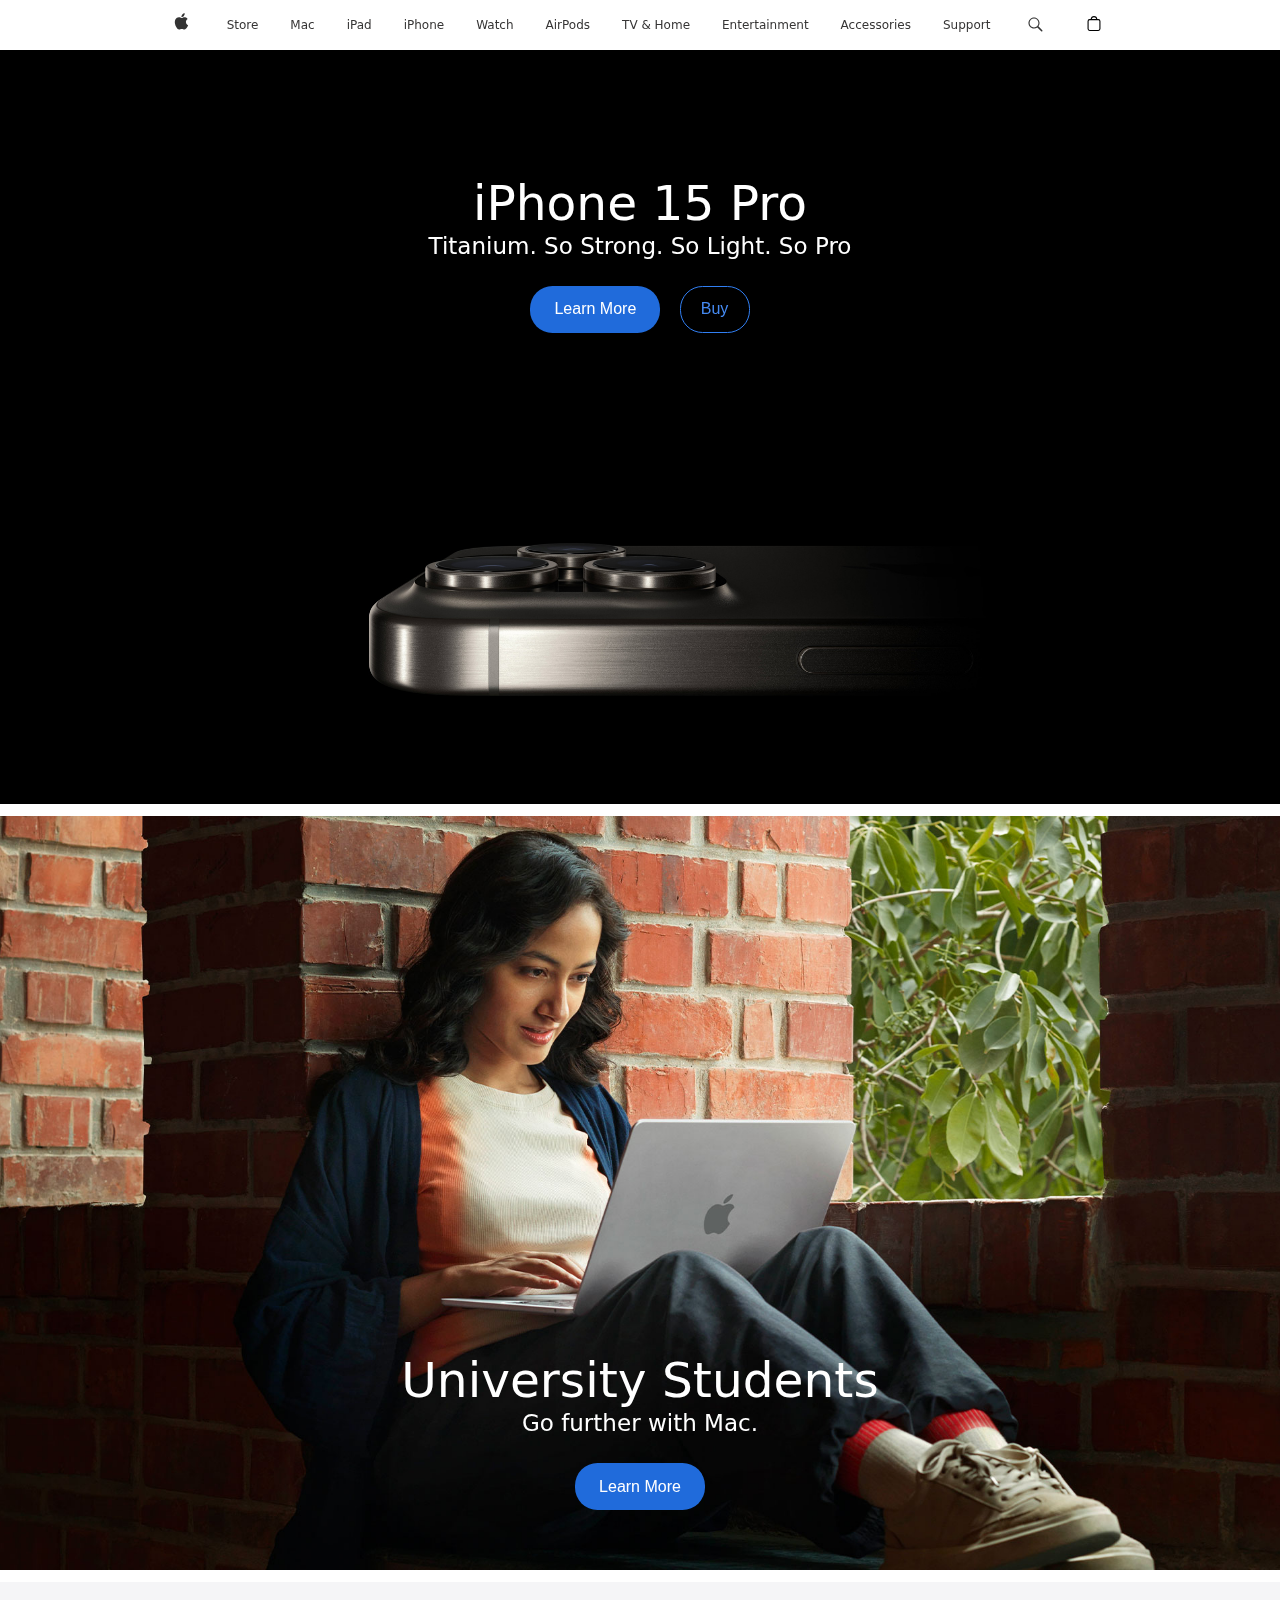
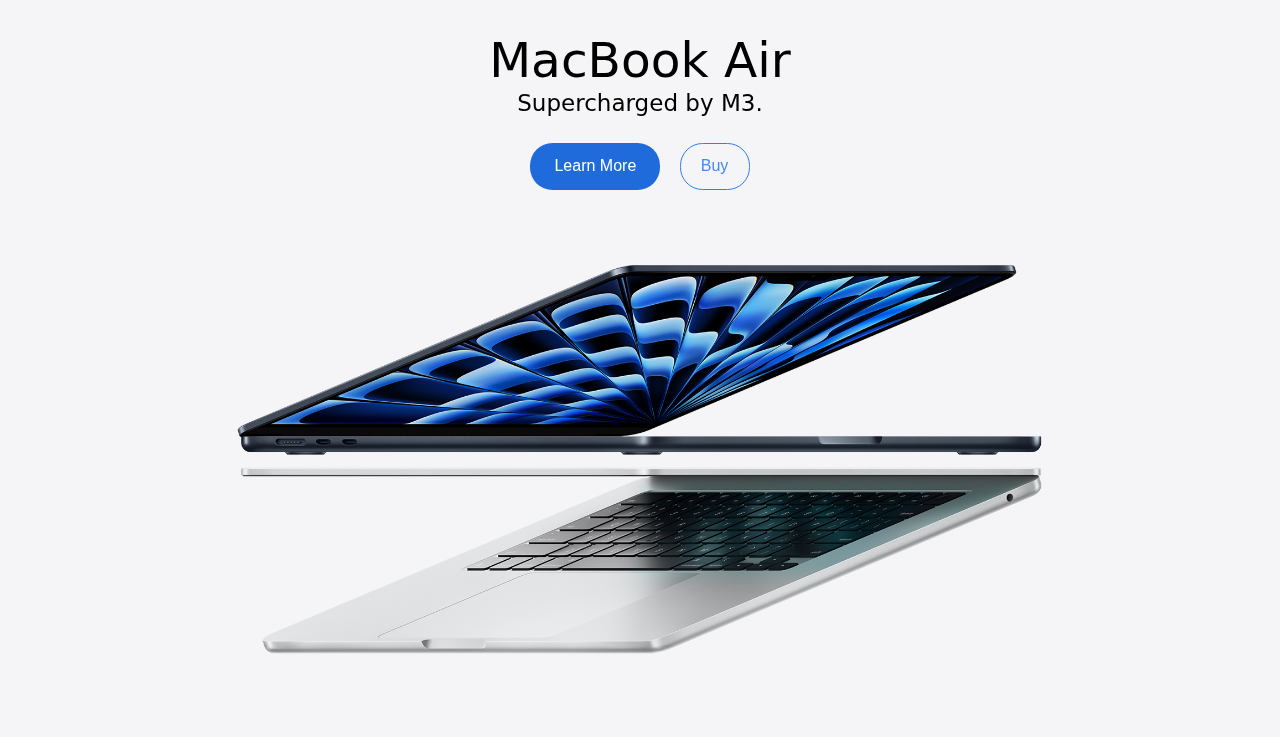
<file: Apple/index.html>
<!DOCTYPE html>
<html>
<head>
    <meta charset="UTF-8">
    <meta name="viewport" content="width=device-width, initial-scale=1.0">
    <title>My Page</title>
    <link rel="stylesheet" href="styles.css">
</head>
<body>
    <div id="main">
        <nav>
            <a href="http://127.0.0.1:5500/index.html"><svg xmlns="http://www.w3.org/2000/svg" viewBox="0 0 30 28" height="44" width="22" fill="rgba(0,0,0,0.8)"><path d="M11.6734 7.22198C10.7974 7.22198 9.44138 6.22598 8.01338 6.26198C6.12938 6.28598 4.40138 7.35397 3.42938 9.04597C1.47338 12.442 2.92538 17.458 4.83338 20.218C5.76938 21.562 6.87338 23.074 8.33738 23.026C9.74138 22.966 10.2694 22.114 11.9734 22.114C13.6654 22.114 14.1454 23.026 15.6334 22.99C17.1454 22.966 18.1054 21.622 19.0294 20.266C20.0974 18.706 20.5414 17.194 20.5654 17.11C20.5294 17.098 17.6254 15.982 17.5894 12.622C17.5654 9.81397 19.8814 8.46998 19.9894 8.40998C18.6694 6.47798 16.6414 6.26198 15.9334 6.21398C14.0854 6.06998 12.5374 7.22198 11.6734 7.22198ZM14.7934 4.38998C15.5734 3.45398 16.0894 2.14598 15.9454 0.849976C14.8294 0.897976 13.4854 1.59398 12.6814 2.52998C11.9614 3.35798 11.3374 4.68998 11.5054 5.96198C12.7414 6.05798 14.0134 5.32598 14.7934 4.38998Z"></path></svg></a>
            <a href="">Store</a>
            <a href="">Mac</a>
            <a href="">iPad</a>
            <a href="">iPhone</a>
            <a href="">Watch</a>
            <a href="">AirPods</a>
            <a href="">TV & Home</a>
            <a href="">Entertainment</a>
            <a href="">Accessories</a>
            <a href="">Support</a>
            <button><svg xmlns="http://www.w3.org/2000/svg" viewBox="0 0 15 40" height="40" width="15px" fill="rgba(0,0,0,0.8)"><path d="M14.298,27.202l-3.87-3.87c0.701-0.929,1.122-2.081,1.122-3.332c0-3.06-2.489-5.55-5.55-5.55c-3.06,0-5.55,2.49-5.55,5.55 c0,3.061,2.49,5.55,5.55,5.55c1.251,0,2.403-0.421,3.332-1.122l3.87,3.87c0.151,0.151,0.35,0.228,0.548,0.228 s0.396-0.076,0.548-0.228C14.601,27.995,14.601,27.505,14.298,27.202z M1.55,20c0-2.454,1.997-4.45,4.45-4.45 c2.454,0,4.45,1.997,4.45,4.45S8.454,24.45,6,24.45C3.546,24.45,1.55,22.454,1.55,20z"></path></svg></button>
            <button><svg height="40" viewBox="0 0 14 40" width="14" xmlns="http://www.w3.org/2000/svg"><path d="m11.3535 16.0283h-1.0205a3.4229 3.4229 0 0 0 -3.333-2.9648 3.4229 3.4229 0 0 0 -3.333 2.9648h-1.02a2.1184 2.1184 0 0 0 -2.117 2.1162v7.7155a2.1186 2.1186 0 0 0 2.1162 2.1167h8.707a2.1186 2.1186 0 0 0 2.1168-2.1167v-7.7155a2.1184 2.1184 0 0 0 -2.1165-2.1162zm-4.3535-1.8652a2.3169 2.3169 0 0 1 2.2222 1.8652h-4.4444a2.3169 2.3169 0 0 1 2.2222-1.8652zm5.37 11.6969a1.0182 1.0182 0 0 1 -1.0166 1.0171h-8.7069a1.0182 1.0182 0 0 1 -1.0165-1.0171v-7.7155a1.0178 1.0178 0 0 1 1.0166-1.0166h8.707a1.0178 1.0178 0 0 1 1.0164 1.0166z"></path></svg></button>
        </nav>
        <div class="column1"  style="margin-top:50px">
            <img src="images/iphone15.jpeg">
            <div class="text-column1">
                <h1>iPhone 15 Pro</h1>
                <p>Titanium. So Strong. So Light. So Pro</p>
                <div class="link">
                    <button class="blue-button">
                        Learn More
                    </button>
                    <button class="white-button">
                        Buy
                    </button>
                </div>
            </div>
        </div>
        <div class="column2">
            <div class="text-column2">
                <h1>University Students</h1>
                <p>Go further with Mac.</p>
                <div class="link">
                    <button class="blue-button">
                        Learn More
                    </button>
                </div>
            </div>
        </div>
    </div>
    <div class="column3" >
        <div class="text-column1" style="color:black; top:5%;">
            <h1>MacBook Air</h1>
            <p>Supercharged by M3.</p>
            <div class="link">
                <button class="blue-button">
                    Learn More
                </button>
                <button class="white-button">
                    Buy
                </button>
            </div>
        </div>
    </div>
    <script src="script.js"></script>
</body>
</html>
</file>
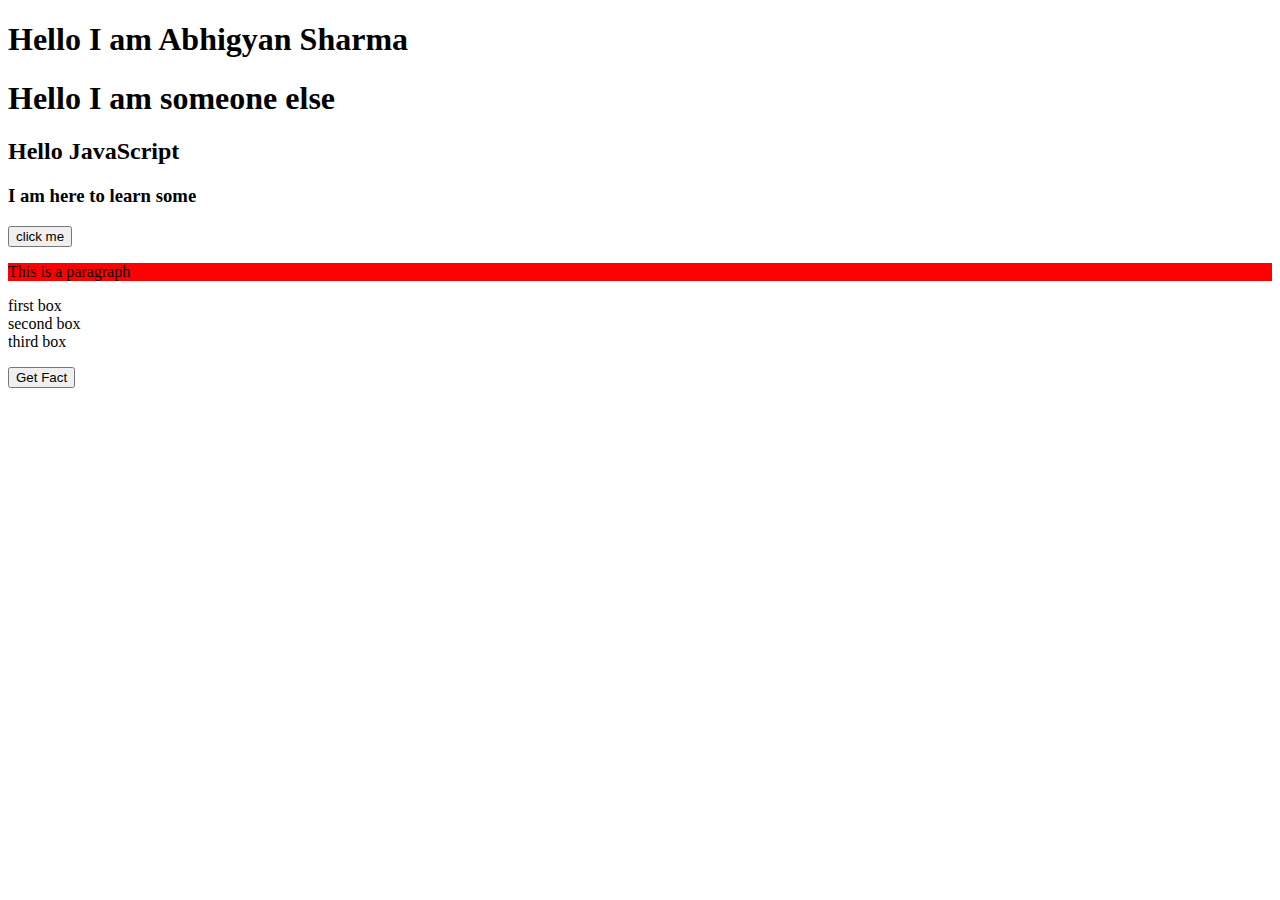
<file: apnaCollege/test.html>
<!DOCTYPE html>
<html lang="en">
<head>
    <meta charset="UTF-8">
    <meta name="viewport" content="width=device-width, initial-scale=1.0">
    <link rel="stylesheet" href="test.css">
    <title>Document</title>
</head>
<body>
   
    <h1 id="abhigyan" class="heading">Hello I am Abhigyan Sharma</h1>
    <h1 id="abhigyan2" class="heading">Hello I am someone else</h1>
    <h2>Hello JavaScript</h2>
    <h3>I am here to learn some</h3>
    <button>click me</button>
    <p class="para">This is a paragraph</p>
    <div class="Box">first box</div>
    <div class="Box">second box</div>
    <div class="Box">third box</div>
    <p class="fact"></p>
    <button id ="btn">Get Fact</button>
    <script src="test.js"></script>
</body>
</html>
</file>
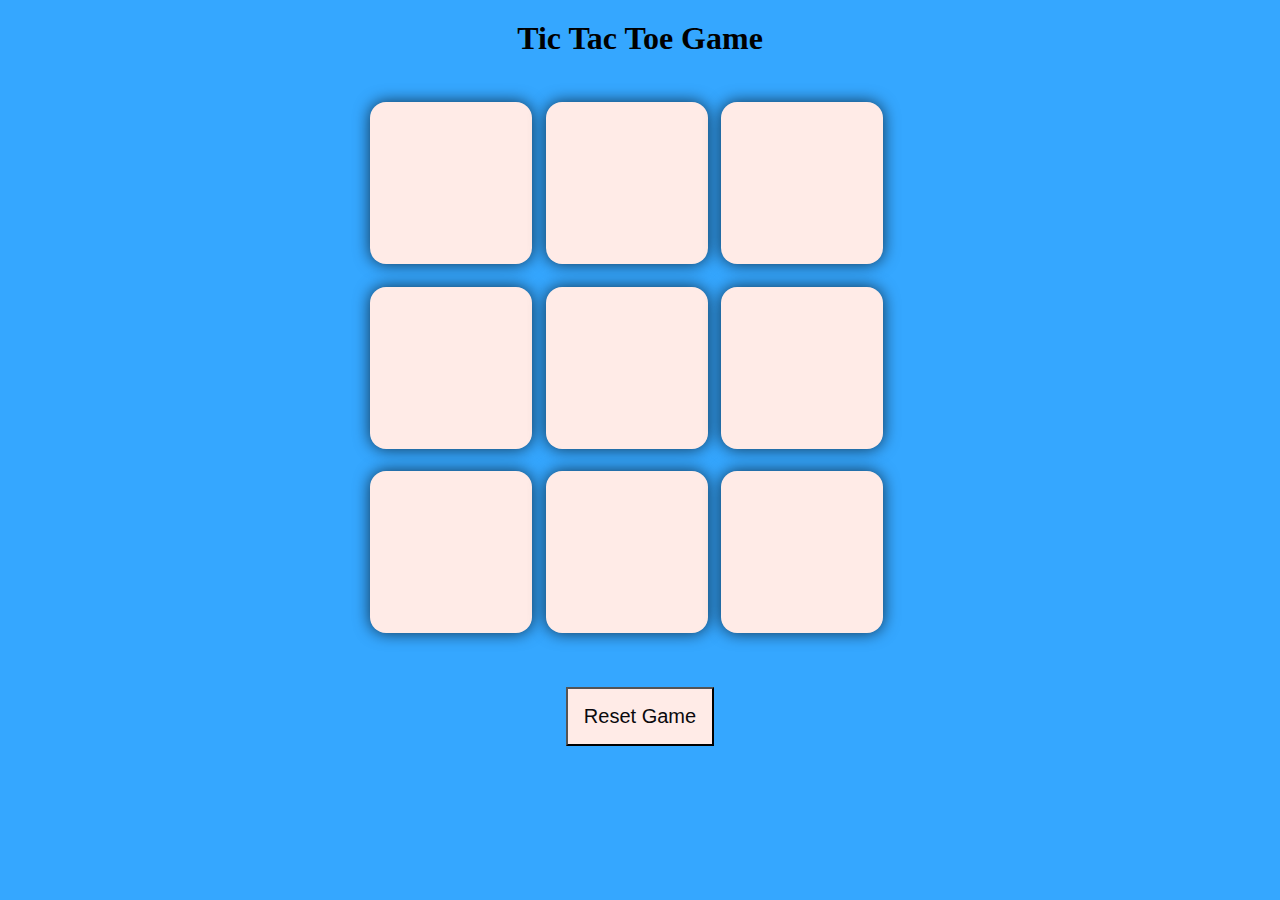
<file: TicTacToe/ttt.html>
<!DOCTYPE html>
<html lang="en">
<head>
    <meta charset="UTF-8">
    <meta name="viewport" content="width=device-width, initial-scale=1.0">
    <title>Tic Tac Toe Game</title>
    <link rel="stylesheet" href="ttt.css"/>

</head>
<body>
    <main>
        <h2 class="winner hide"> Winner </h2>
        <h1 class="heading">Tic Tac Toe Game</h1>
        <div class="container">
            <div class="game">
                <button class="box"></button>
                <button class="box"></button>
                <button class="box"></button>
                <button class="box"></button>
                <button class="box"></button>
                <button class="box"></button>
                <button class="box"></button>
                <button class="box"></button>
                <button class="box"></button>
            </div>
        </div>
        <button class="reset">Reset Game</button>
    </main>
    <script src="ttt.js"></script>
</body>
</html>
</file>
<file: Apple/styles.css>
@font-face {
    font-family: system-ui, -apple-system, BlinkMacSystemFont, 'Segoe UI', Roboto, Oxygen, Ubuntu, Cantarell, 'Open Sans', 'Helvetica Neue', sans-serif;
    src: url(Fonts/SF-Pro.dmg);
}
html, body {
    font-family: system-ui, -apple-system, BlinkMacSystemFont, 'Segoe UI', Roboto, Oxygen, Ubuntu, Cantarell, 'Open Sans', 'Helvetica Neue', sans-serif;
	margin: 0;
    padding: 0;
    box-sizing: border-box;
    width:100%;
    height:100%;
}
#main{
    width:100%;
    min-height:100vh;
}
nav{
    width:100%;
    height: 5.5vh;
    background-color: rgba(255,255,255,0.8);
    display:flex;
    align-items:center;
    justify-content: center;
    gap:2.5vw;
    font-size:12px;
    color:rgb(29,29,31);
    position:fixed;
    top:0px;
    z-index:100;
    backdrop-filter: saturate(1.8) blur(20px);
}
nav a{
    text-decoration: none;
    color:rgb(54, 53, 53);
    font-weight:300;
}
nav button{
    border:none;
    background-color: transparent;
}
.column1, .column2, .column3{
    position:relative;
    display:flex;
    margin-top:12px;
    align-items: center;
    justify-content: center;
    width:100%;
    height:83.8vh;
    background-color: rgb(0, 0, 0);
    overflow: hidden;
}
.column1 img{
    position:absolute;
    width:120%;
    right:-60px;
    bottom:50px;
}
.text-column1{
    position:absolute;
    color:#ffff;
    align-items: center;
    justify-content: center;
    flex-direction: column;
    top:15%;
    line-height: 0.3;
}
.text-column1 h1,.text-column2 h1{
    display:flex;
    align-items: center;
    justify-content: center;
    font-size:3.8vw;
    font-weight: 500;
}
.text-column1 p,.text-column2 p{
    display:flex;
    align-items: center;
    justify-content: center;
    font-size:1.8vw;
    font-weight: 300;
}
.link{
    margin-top:4vh;
    display:flex;
    align-items: center;
    justify-content: center;
    gap:1.5vw;
}
.link button{
    font-size:medium;
    height:5.2vh;
    border-radius:2.5vh;
}
.blue-button{
    height:9vh;
    width:130px;
    border:0;
    color:#ffff;
    background-color:rgb(32, 107, 219);
}
.white-button{
    height:9vh;
    width:70px;
    background-color: transparent;
    color:rgb(69, 138, 242);
    border: 1px solid;
    border-color:rgb(49, 127, 243);
    font-weight: lighter;
}
.column2{
    background-image:url(images/University-Students.jpg);
    background-size:450vh auto;
    background-position-x: center;
}
.text-column2{
    position:absolute;
    color:#ffff;
    align-items: center;
    justify-content: center;
    flex-direction: column;
    bottom:8%;
    line-height: 0.3;
}
.column3{
    background-image:url(images/Macbook-Air.jpg);
    background-size:370vh auto;
    background-position-x:center;
    background-position-y:bottom;
}
</file>
<file: apnaCollege/test.css>
.para{
    background-color:red;
}
.newClass{
    color:white;
}
</file>
<file: TicTacToe/ttt.css>
*{
    margin:0;
    padding:0;
}

body{
    background-color:  rgb(53, 167, 255);
    text-align: center;
}

.container{
    height:70vh;
    display:flex;
    flex-wrap:wrap;
    justify-content: center;
    align-items: center;
}

.game{
    height:60vh;
    width:60vh;
    display:flex;
    flex-wrap:wrap;
    gap:1.5vmin;
}

.box{
    height:18vh;
    width:18vh;
    color:rgb(10, 9, 12);
    border-radius: 1rem;
    border:none;
    background-color: rgb(255, 235, 231);
    font-size:8vmin;
    box-shadow: 0 0 1rem rgba(0,0,0,0.7);
}

.reset{
    padding:1rem;
    font-size:1.25rem;
    color:rgb(10, 9, 12);
    background-color: rgb(255, 235, 231);;
}

.winner{
    padding-top:20px;
    display:none;
}

.heading{
    margin-top:20px;
}
</file>
